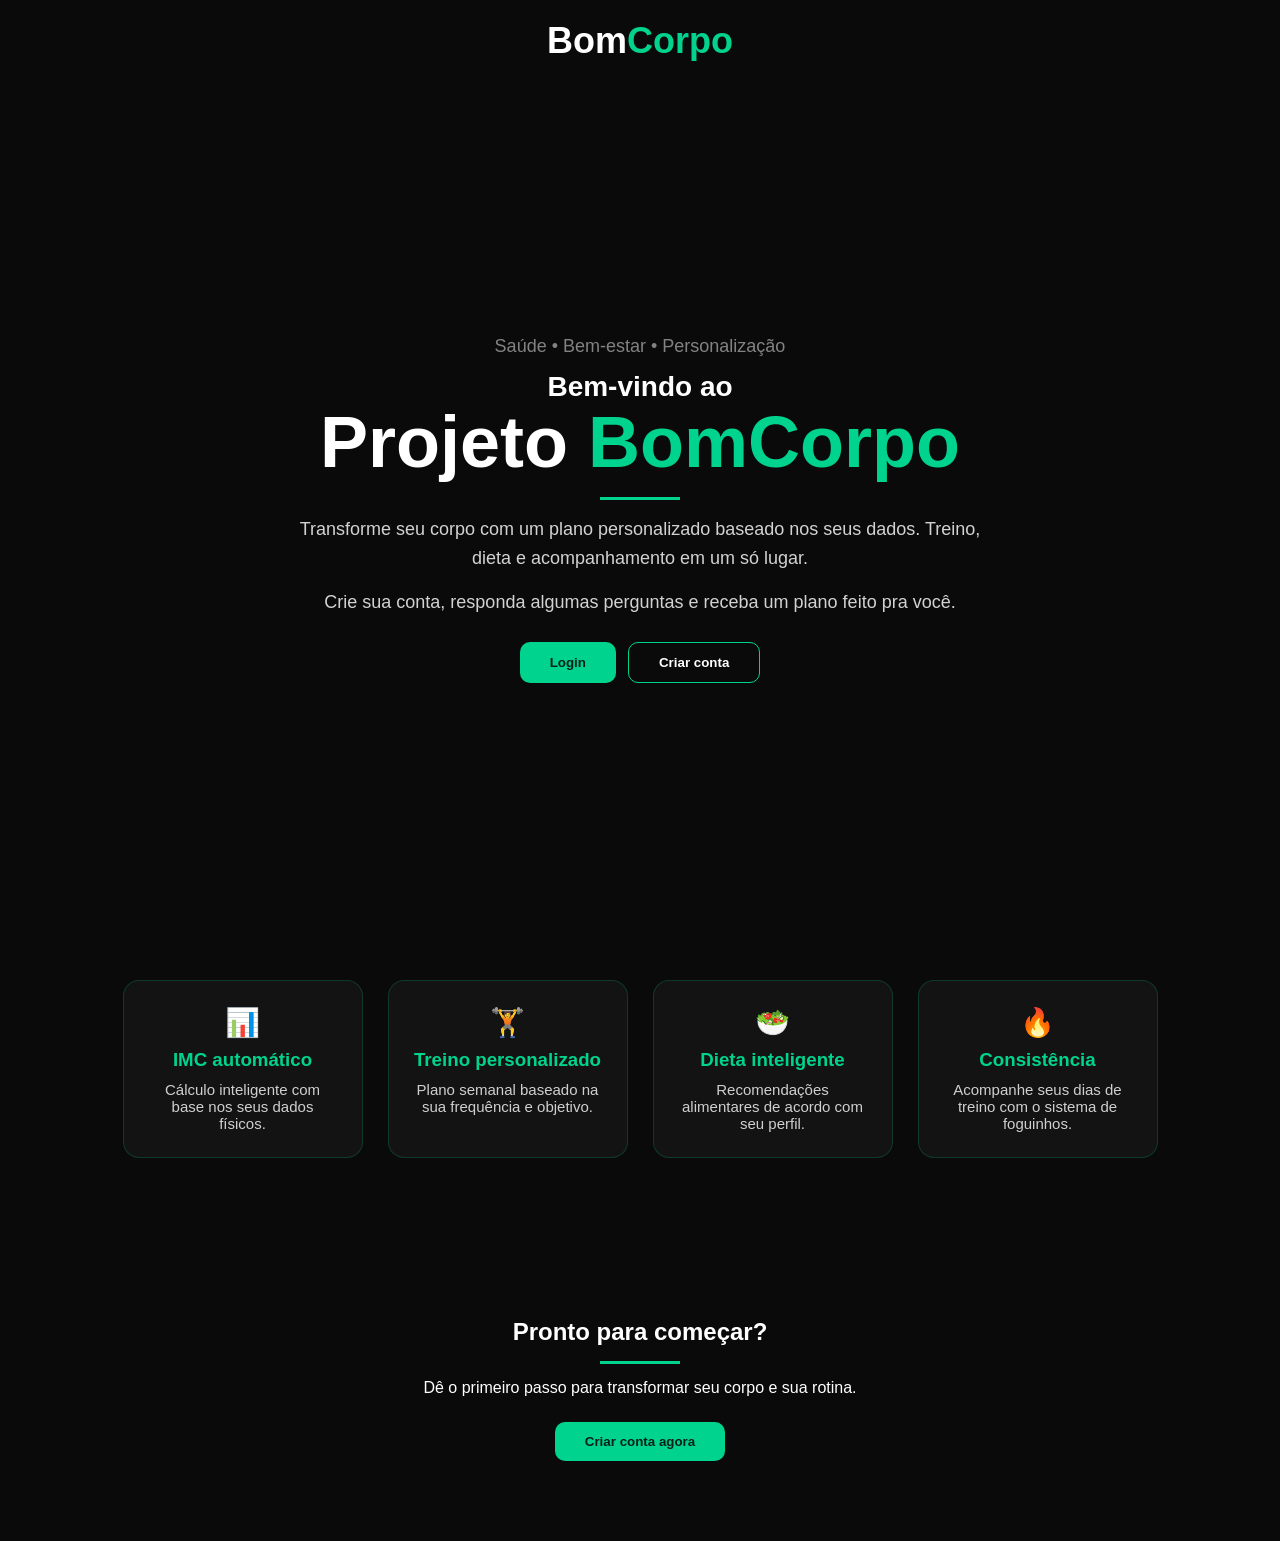
<file: index.html>
<!DOCTYPE html>
<html lang="pt-br">
<head>
  <meta charset="UTF-8">
  <meta name="viewport" content="width=device-width, initial-scale=1.0">
  <title>BomCorpo</title>
  <link rel="stylesheet" href="style.css">
</head>
<body>

<header>
  <nav class="navbar navbar-home">
    <h1 class="logo">
      <a href="index.html">Bom<span>Corpo</span></a>
    </h1>
  </nav>
</header>

<section class="hero hero-central">

  <div class="hero-text central">

    <p class="tag">Saúde • Bem-estar • Personalização</p>

    <h2>Bem-vindo ao</h2>

    <h1>Projeto <span>BomCorpo</span></h1>

    <div class="linha centralizada"></div>

    <p class="desc">
      Transforme seu corpo com um plano personalizado baseado nos seus dados.
      Treino, dieta e acompanhamento em um só lugar.
    </p>

    <p class="sub-info">
      Crie sua conta, responda algumas perguntas e receba um plano feito pra você.
    </p>

    <div class="botoes central-botoes">
      <button class="btn" onclick="window.location.href='login.html'">Login</button>
      <button class="btn secundario" onclick="window.location.href='cadastro.html'">Criar conta</button>
    </div>

  </div>

</section>

<section class="features">

  <div class="features-container">

    <div class="feature-card">
      <div class="icone">📊</div>
      <h3>IMC automático</h3>
      <p>Cálculo inteligente com base nos seus dados físicos.</p>
    </div>

    <div class="feature-card">
      <div class="icone">🏋️</div>
      <h3>Treino personalizado</h3>
      <p>Plano semanal baseado na sua frequência e objetivo.</p>
    </div>

    <div class="feature-card">
      <div class="icone">🥗</div>
      <h3>Dieta inteligente</h3>
      <p>Recomendações alimentares de acordo com seu perfil.</p>
    </div>

    <div class="feature-card">
      <div class="icone">🔥</div>
      <h3>Consistência</h3>
      <p>Acompanhe seus dias de treino com o sistema de foguinhos.</p>
    </div>

  </div>

</section>

<section class="cta-final">

  <h2>Pronto para começar?</h2>
  <div class="linha centralizada"></div>

  <p>
    Dê o primeiro passo para transformar seu corpo e sua rotina.
  </p>

  <div class="botoes central-botoes">
    <button class="btn" onclick="window.location.href='cadastro.html'">Criar conta agora</button>
  </div>

</section>

</body>
</html>
</file>
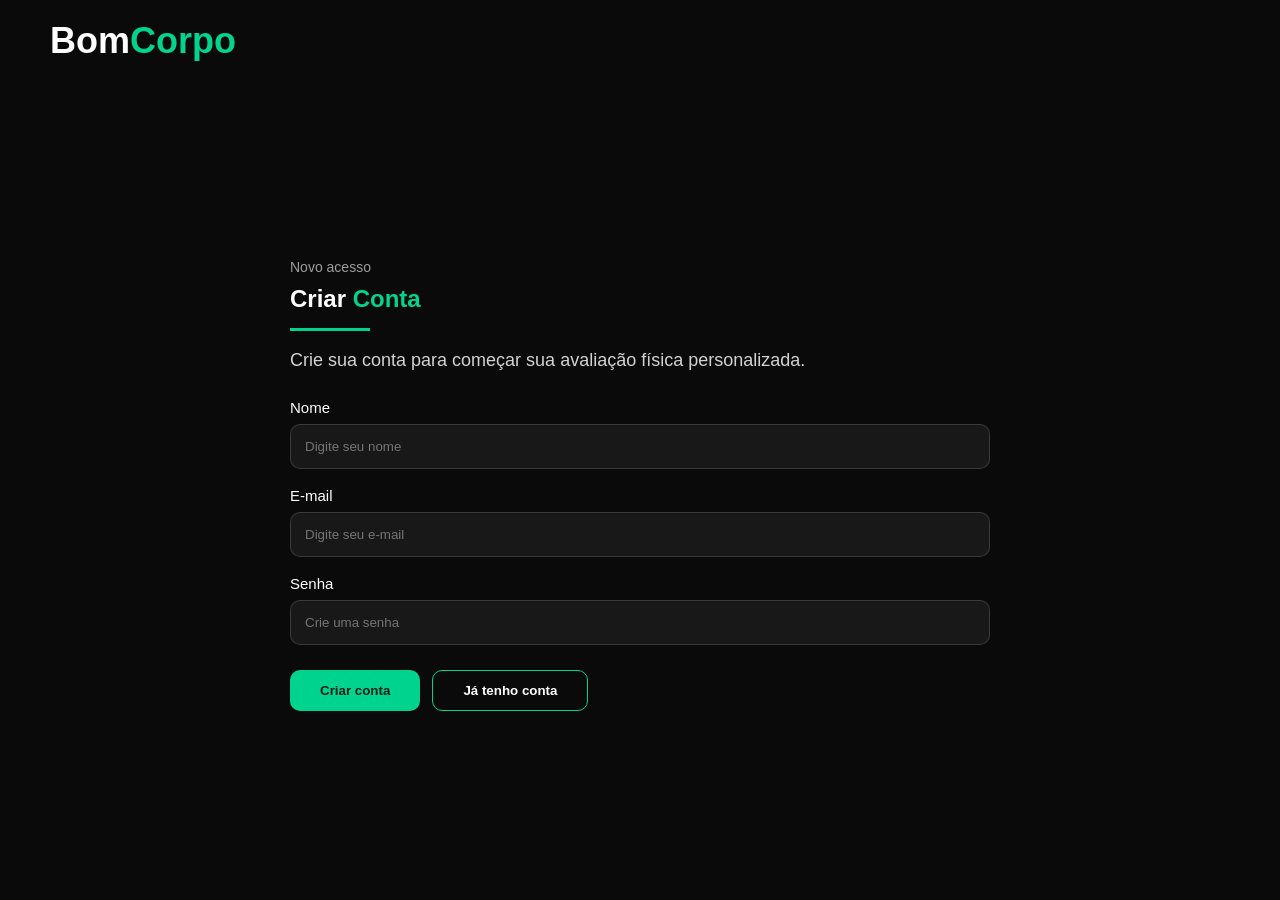
<file: cadastro.html>
<!DOCTYPE html>
<html lang="pt-br">
<head>
  <meta charset="UTF-8">
  <meta name="viewport" content="width=device-width, initial-scale=1.0">
  <title>Criar Conta | BomCorpo</title>
  <link rel="stylesheet" href="style.css">
</head>
<body>

<nav class="navbar">
  <h1 class="logo">
    <a href="index.html">Bom<span>Corpo</span></a>
  </h1>
</nav>

<section class="section auth-container">
  <div class="texto auth-texto">
    <p class="tag">Novo acesso</p>
    <h2>Criar <span class="destaque">Conta</span></h2>
    <div class="linha"></div>

    <p class="desc">
      Crie sua conta para começar sua avaliação física personalizada.
    </p>

    <form class="auth-form" onsubmit="criarConta(event)">
      <div class="input-group">
        <label for="nome">Nome</label>
        <input type="text" id="nome" placeholder="Digite seu nome" required>
      </div>

      <div class="input-group">
        <label for="email">E-mail</label>
        <input type="email" id="email" placeholder="Digite seu e-mail" required>
      </div>

      <div class="input-group">
        <label for="senha">Senha</label>
        <input type="password" id="senha" placeholder="Crie uma senha" required>
      </div>

      <div class="botoes">
        <button type="submit" class="btn">Criar conta</button>
        <button type="button" class="btn secundario" onclick="window.location.href='login.html'">
          Já tenho conta
        </button>
      </div>
    </form>
  </div>
</section>

<script src="script.js"></script>
</body>
</html>
</file>
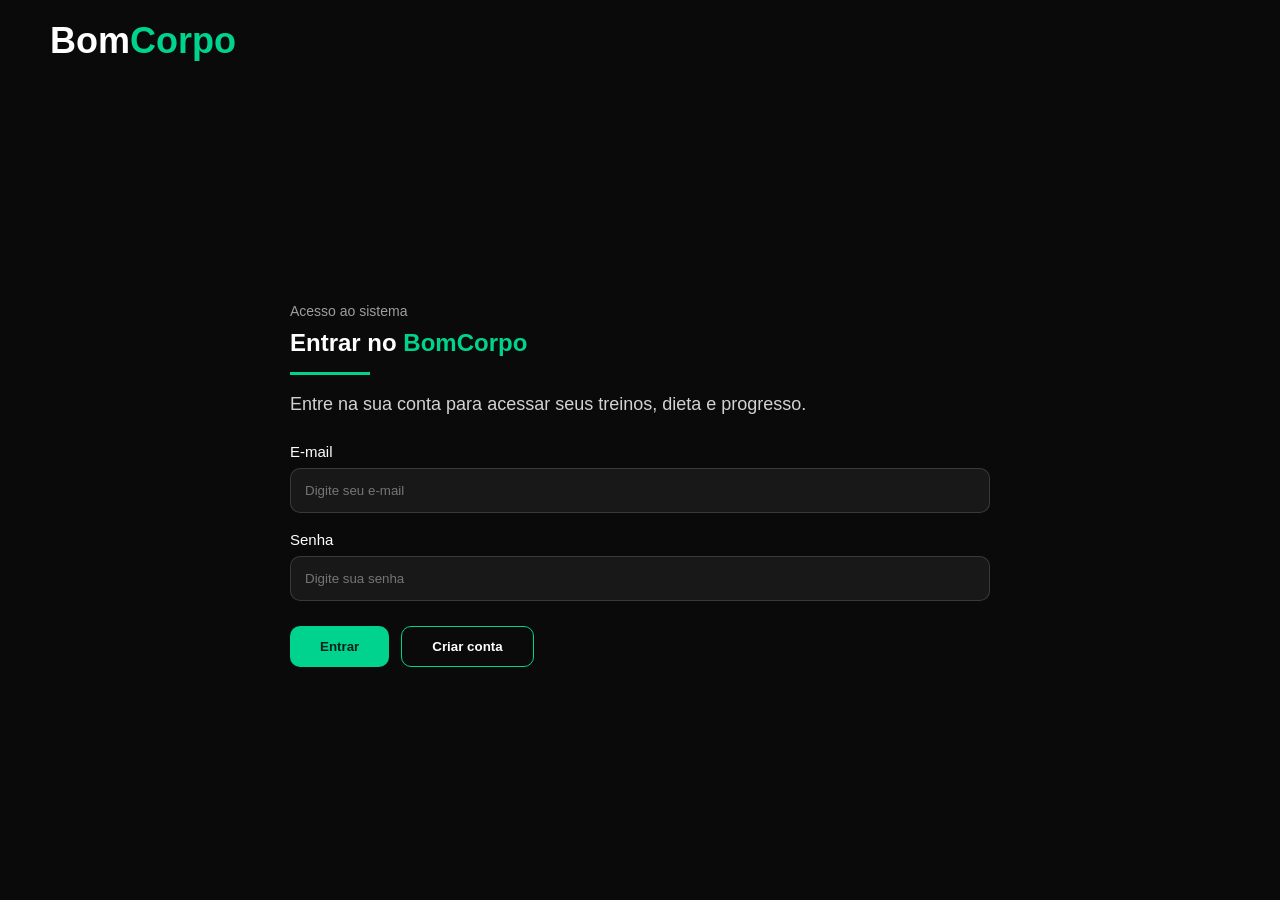
<file: dieta.html>
<!DOCTYPE html>
<html lang="pt-br">
<head>
  <meta charset="UTF-8">
  <meta name="viewport" content="width=device-width, initial-scale=1.0">
  <title>Plano Alimentar | BomCorpo</title>
  <link rel="stylesheet" href="style.css">
</head>
<body onload="protegerPagina(); carregarDietaNova();">

<nav class="navbar">
  <h1 class="logo">
    <a href="inicio.html">Bom<span>Corpo</span></a>
  </h1>
  <ul>
    <li><a href="inicio.html">Início</a></li>
    <li><a href="treinos.html">Treinos</a></li>
    <li><a href="dieta.html">Plano alimentar</a></li>
    <li><a href="progresso.html">Progresso</a></li>
    <li><a href="perfil.html">Perfil</a></li>
  </ul>
</nav>

<section class="dieta-page">

  <div class="dieta-header">
    <p class="tag">Nutrição personalizada</p>
    <h2>Plano <span class="destaque">Alimentar</span></h2>
    <div class="linha"></div>
    <p class="desc-doencas" id="dietaResumo"></p>
  </div>

  <div class="dieta-top-grid">

    <div class="dieta-estrategia-card">
      <p class="tag">Estratégia nutricional</p>
      <h3 id="estrategiaTitulo">Seu plano atual</h3>
      <p id="estrategiaDieta"></p>

      <div class="dieta-destaques">
        <div class="mini-status">
          <span>🔥 Meta calórica</span>
          <strong id="metaCalorica"></strong>
        </div>

        <div class="mini-status">
          <span>🎯 Objetivo</span>
          <strong id="objetivoDieta"></strong>
        </div>
      </div>
    </div>

    <div class="dieta-info-card">
      <p class="tag">Dicas rápidas</p>
      <h3>Recomendações gerais</h3>

      <div class="resumo-cards-grid">
        <div class="resumo-mini-card">
          <span>💧 Hidratação</span>
          <strong id="aguaDieta"></strong>
        </div>

        <div class="resumo-mini-card">
          <span>🥚 Proteína</span>
          <strong id="proteinaDieta"></strong>
        </div>

        <div class="resumo-mini-card">
          <span>⏰ Frequência</span>
          <strong id="frequenciaRefeicoes"></strong>
        </div>

        <div class="resumo-mini-card">
          <span>🍽️ Estilo</span>
          <strong id="estiloDieta"></strong>
        </div>
      </div>
    </div>

  </div>

  <div class="dieta-refeicoes-header">
    <p class="tag">Plano diário</p>
    <h3>Refeições sugeridas</h3>
  </div>

  <div class="dieta-refeicoes-grid">
    <div class="dieta-refeicao-card">
      <h4>☀️ Café da manhã</h4>
      <p id="cafeManha"></p>
    </div>

    <div class="dieta-refeicao-card">
      <h4>🍛 Almoço</h4>
      <p id="almoco"></p>
    </div>

    <div class="dieta-refeicao-card">
      <h4>🍎 Lanche</h4>
      <p id="lanche"></p>
    </div>

    <div class="dieta-refeicao-card">
      <h4>🌙 Jantar</h4>
      <p id="jantar"></p>
    </div>
  </div>

</section>

<script src="script.js"></script>
</body>
</html>
</file>
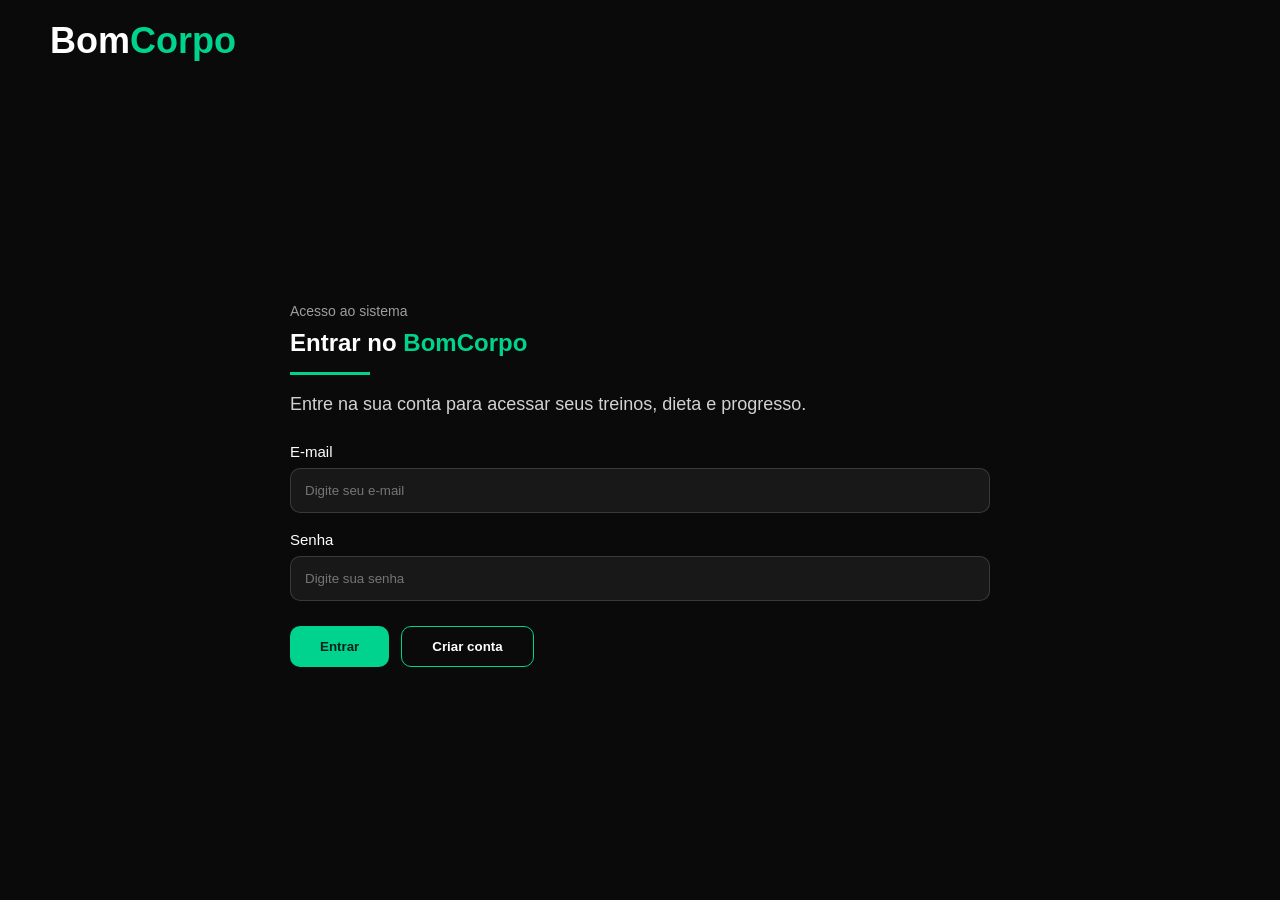
<file: inicio.html>
<!DOCTYPE html>
<html lang="pt-br">
<head>
  <meta charset="UTF-8">
  <meta name="viewport" content="width=device-width, initial-scale=1.0">
  <title>Início | BomCorpo</title>
  <link rel="stylesheet" href="style.css">
</head>
<body onload="protegerPagina(); carregarInicioNovo(); renderizarFoguinhos(); atualizarPainelStreak();">

<nav class="navbar">
  <h1 class="logo">
    <a href="inicio.html">Bom<span>Corpo</span></a>
  </h1>
  <ul>
    <li><a href="inicio.html">Início</a></li>
    <li><a href="treinos.html">Treinos</a></li>
    <li><a href="dieta.html">Plano alimentar</a></li>
    <li><a href="progresso.html">Progresso</a></li>
    <li><a href="perfil.html">Perfil</a></li>
  </ul>
</nav>

<section class="dashboard-home">

  <div class="dashboard-hero">
    <div class="dashboard-hero-text">
      <p class="tag">Painel principal</p>
      <h2>Olá, <span class="destaque" id="nomeUsuarioInicio">Usuário</span></h2>
      <div class="linha"></div>

      <p class="dashboard-sub" id="fraseDashboard">
        Seu plano foi montado com base no seu perfil e no seu objetivo.
      </p>

      <div class="dashboard-badges">
        <div class="dashboard-badge">
          <span>🎯 Objetivo</span>
          <strong id="objetivoInicio"></strong>
        </div>

        <div class="dashboard-badge">
          <span>🏋️ Frequência</span>
          <strong id="frequenciaInicio"></strong>
        </div>

        <div class="dashboard-badge">
          <span>📈 Meta semanal</span>
          <strong id="metaSemanalHero"></strong>
        </div>
      </div>
    </div>
  </div>

  <div class="dashboard-grid-principal">

    <div class="treino-hoje-card">
      <div class="treino-hoje-topo">
        <p class="tag">Seu foco de hoje</p>
        <h3>Treino de hoje</h3>
      </div>

      <div class="treino-hoje-conteudo">
        <h2 id="treinoHojeTitulo">Treino A</h2>
        <p id="treinoHojeTexto">Descrição do treino</p>
      </div>

      <div class="treino-hoje-extra">
        <div class="mini-status">
          <span>🔥 Sequência</span>
          <strong id="sequenciaAtual"></strong>
        </div>

        <div class="mini-status">
          <span>🏆 Recorde</span>
          <strong id="recordeSequencia"></strong>
        </div>
      </div>

      <div class="botoes">
        <button class="btn" onclick="marcarTreinoHoje()">Marcar treino como concluído</button>
      </div>
    </div>

    <div class="resumo-plano-card">
      <p class="tag">Resumo do plano</p>
      <h3>Seus dados principais</h3>

      <div class="resumo-cards-grid">
        <div class="resumo-mini-card">
          <span>⚖️ IMC</span>
          <strong id="imcInicio"></strong>
        </div>

        <div class="resumo-mini-card">
          <span>🔥 Calorias</span>
          <strong id="caloriasInicio"></strong>
        </div>

        <div class="resumo-mini-card">
          <span>📅 Treinos/semana</span>
          <strong id="frequenciaResumo"></strong>
        </div>

        <div class="resumo-mini-card">
          <span>🎯 Objetivo</span>
          <strong id="objetivoResumo"></strong>
        </div>
      </div>
    </div>

  </div>

  <div class="consistencia-card">
    <div class="consistencia-topo">
      <div>
        <p class="tag">Consistência semanal</p>
        <h3>Seu progresso da semana</h3>
      </div>

      <div class="consistencia-meta">
        <span id="metaSemanalTexto"></span>
      </div>
    </div>

    <div class="barra-progresso-area">
      <div class="barra-progresso-fundo">
        <div class="barra-progresso-preenchida" id="barraProgresso"></div>
      </div>
      <p class="barra-label" id="percentualSemanal"></p>
    </div>

    <div class="fogo-grid" id="fogoGrid"></div>

    <div class="mensagem-streak-card">
      <h4>Resumo da semana</h4>
      <p id="mensagemStreak"></p>
    </div>
  </div>

</section>

<script src="script.js"></script>
</body>
</html>
<body onload="protegerPagina(); carregarInicioNovo(); renderizarFoguinhos(); atualizarPainelStreak();"></body>
</file>
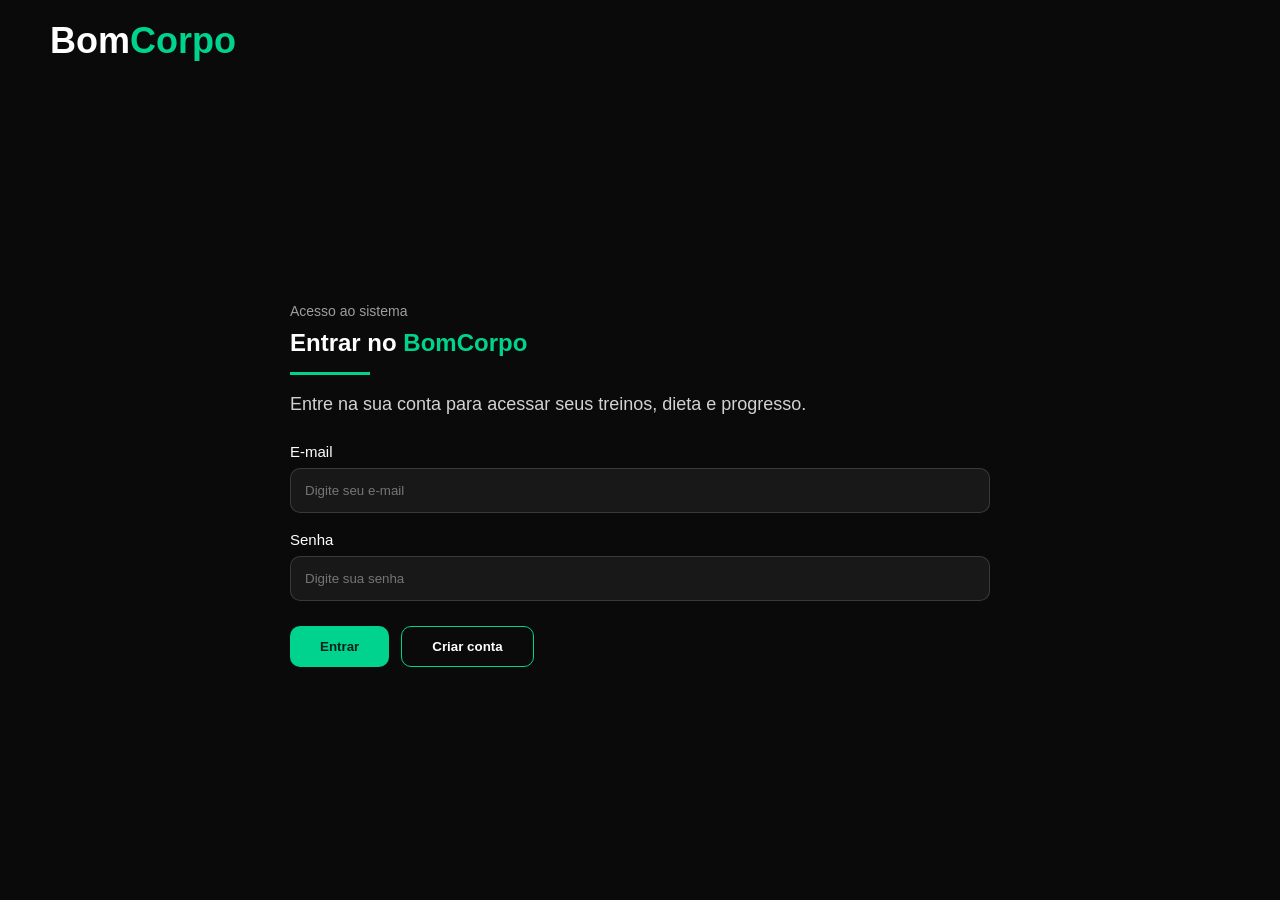
<file: login.html>
<!DOCTYPE html>
<html lang="pt-br">
<head>
  <meta charset="UTF-8">
  <meta name="viewport" content="width=device-width, initial-scale=1.0">
  <title>Login | BomCorpo</title>
  <link rel="stylesheet" href="style.css">
</head>
<body>

<nav class="navbar">
  <h1 class="logo">
    <a href="index.html">Bom<span>Corpo</span></a>
  </h1>
</nav>

<section class="section auth-container">
  <div class="texto auth-texto">
    <p class="tag">Acesso ao sistema</p>
    <h2>Entrar no <span class="destaque">BomCorpo</span></h2>
    <div class="linha"></div>

    <p class="desc">
      Entre na sua conta para acessar seus treinos, dieta e progresso.
    </p>

    <form class="auth-form" onsubmit="fazerLogin(event)">
      <div class="input-group">
        <label for="email">E-mail</label>
        <input type="email" id="email" placeholder="Digite seu e-mail" required>
      </div>

      <div class="input-group">
        <label for="senha">Senha</label>
        <input type="password" id="senha" placeholder="Digite sua senha" required>
      </div>

      <div class="botoes">
        <button type="submit" class="btn">Entrar</button>
        <button type="button" class="btn secundario" onclick="window.location.href='cadastro.html'">Criar conta</button>
      </div>
    </form>
  </div>
</section>

<script src="script.js"></script>
</body>
</html>
</file>
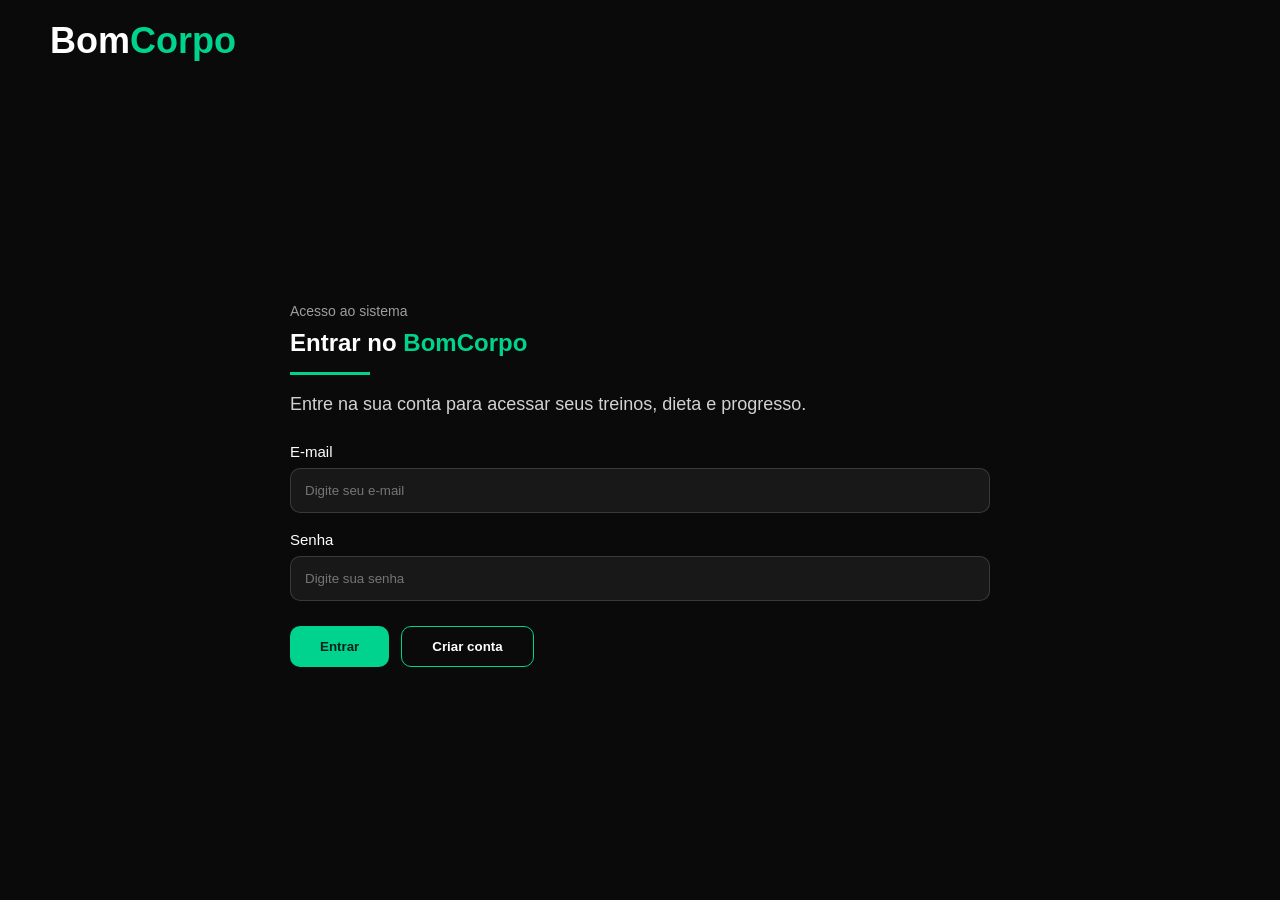
<file: objetivo.html>
<!DOCTYPE html>
<html lang="pt-br">
<head>
  <meta charset="UTF-8">
  <meta name="viewport" content="width=device-width, initial-scale=1.0">
  <title>Objetivo | BomCorpo</title>
  <link rel="stylesheet" href="style.css">
</head>
<body onload="protegerPagina()">

<nav class="navbar">
  <h1 class="logo">Bom<span>Corpo</span></h1>
  <ul>
    <li><a href="index.html">Início</a></li>
    <li><a href="login.html">Login</a></li>
    <li><a href="objetivo.html">Objetivo</a></li>
    <li><a href="questionario.html">Questionário</a></li>
    <li><a href="resultado.html">Resultado</a></li>
  </ul>
</nav>

<section class="section escolha-container">
  <div class="texto centralizado">
    <p class="tag">Etapa 1 • Meta principal</p>
    <h2>Escolha seu <span class="destaque">Objetivo</span></h2>
    <div class="linha centralizada"></div>
    <p class="desc-doencas">
      Selecione a meta que melhor representa o seu foco atual.
    </p>

    <div class="cards-doencas">
      <div class="card-coracao card-doenca objetivo-card" onclick="selecionarObjetivo('Emagrecer')">
        <h3>Emagrecer</h3>
        <p>Reduzir gordura corporal com foco em saúde, déficit calórico e rotina ativa.</p>
      </div>

      <div class="card-coracao card-doenca objetivo-card" onclick="selecionarObjetivo('Ganhar massa')">
        <h3>Ganhar massa</h3>
        <p>Aumentar massa muscular com treino de força e alimentação adequada.</p>
      </div>

      <div class="card-coracao card-doenca objetivo-card" onclick="selecionarObjetivo('Manter peso')">
        <h3>Manter peso</h3>
        <p>Preservar o equilíbrio corporal com hábitos saudáveis e rotina estável.</p>
      </div>
    </div>
  </div>
</section>

<script src="script.js"></script>
</body>
</html>
</file>
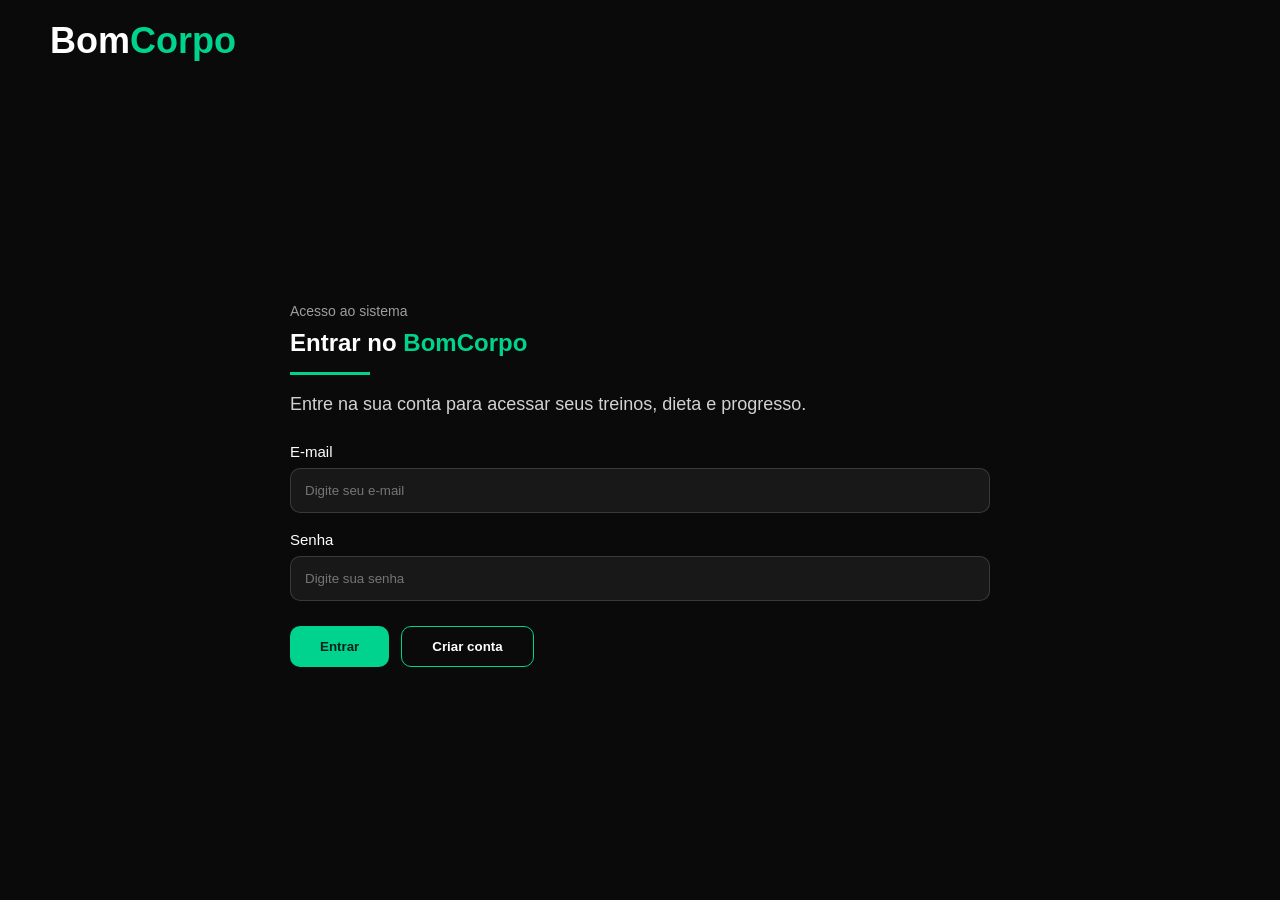
<file: onboarding.html>
<!DOCTYPE html>
<html lang="pt-br">
<head>
  <meta charset="UTF-8">
  <meta name="viewport" content="width=device-width, initial-scale=1.0">
  <title>Configuração Inicial | BomCorpo</title>
  <link rel="stylesheet" href="style.css">
</head>
<body onload="protegerPagina()">

<nav class="navbar">
  <h1 class="logo">
    <a href="inicio.html">Bom<span>Corpo</span></a>
  </h1>
</nav>

<section class="section auth-container">
  <div class="texto auth-texto">
    <p class="tag">Configuração inicial</p>
    <h2>Monte seu <span class="destaque">Perfil</span></h2>
    <div class="linha"></div>

    <p class="desc">
      Informe seus dados para que o sistema gere treino, dieta e acompanhamento personalizados.
    </p>

    <form class="auth-form" onsubmit="salvarOnboarding(event)">
      <div class="input-group">
        <label for="objetivo">Objetivo</label>
        <select id="objetivo" required>
          <option value="">Selecione</option>
          <option value="Emagrecer">Emagrecer</option>
          <option value="Ganhar massa">Ganhar massa</option>
          <option value="Manter peso">Manter peso</option>
        </select>
      </div>

      <div class="input-group">
        <label for="idade">Idade</label>
        <input type="number" id="idade" placeholder="Digite sua idade" required>
      </div>

      <div class="input-group">
        <label for="sexo">Sexo</label>
        <select id="sexo" required>
          <option value="">Selecione</option>
          <option value="Masculino">Masculino</option>
          <option value="Feminino">Feminino</option>
        </select>
      </div>

      <div class="input-group">
        <label for="altura">Altura (cm)</label>
        <input type="number" id="altura" placeholder="Ex: 175" required>
      </div>

      <div class="input-group">
        <label for="peso">Peso (kg)</label>
        <input type="number" id="peso" step="0.1" placeholder="Ex: 70.5" required>
      </div>

      <div class="input-group">
        <label for="atividade">Nível de atividade física</label>
        <select id="atividade" required>
          <option value="">Selecione</option>
          <option value="1.2">Sedentário</option>
          <option value="1.375">Leve</option>
          <option value="1.55">Moderado</option>
          <option value="1.725">Intenso</option>
        </select>
      </div>

      <div class="input-group">
        <label for="treinosSemana">Quantas vezes quer treinar por semana?</label>
        <select id="treinosSemana" required>
          <option value="">Selecione</option>
          <option value="2">2 vezes</option>
          <option value="3">3 vezes</option>
          <option value="4">4 vezes</option>
          <option value="5">5 vezes</option>
          <option value="6">6 vezes</option>
        </select>
      </div>

      <div class="botoes">
        <button type="submit" class="btn">Salvar e continuar</button>
      </div>
    </form>
  </div>
</section>

<script src="script.js"></script>
</body>
</html>
</file>
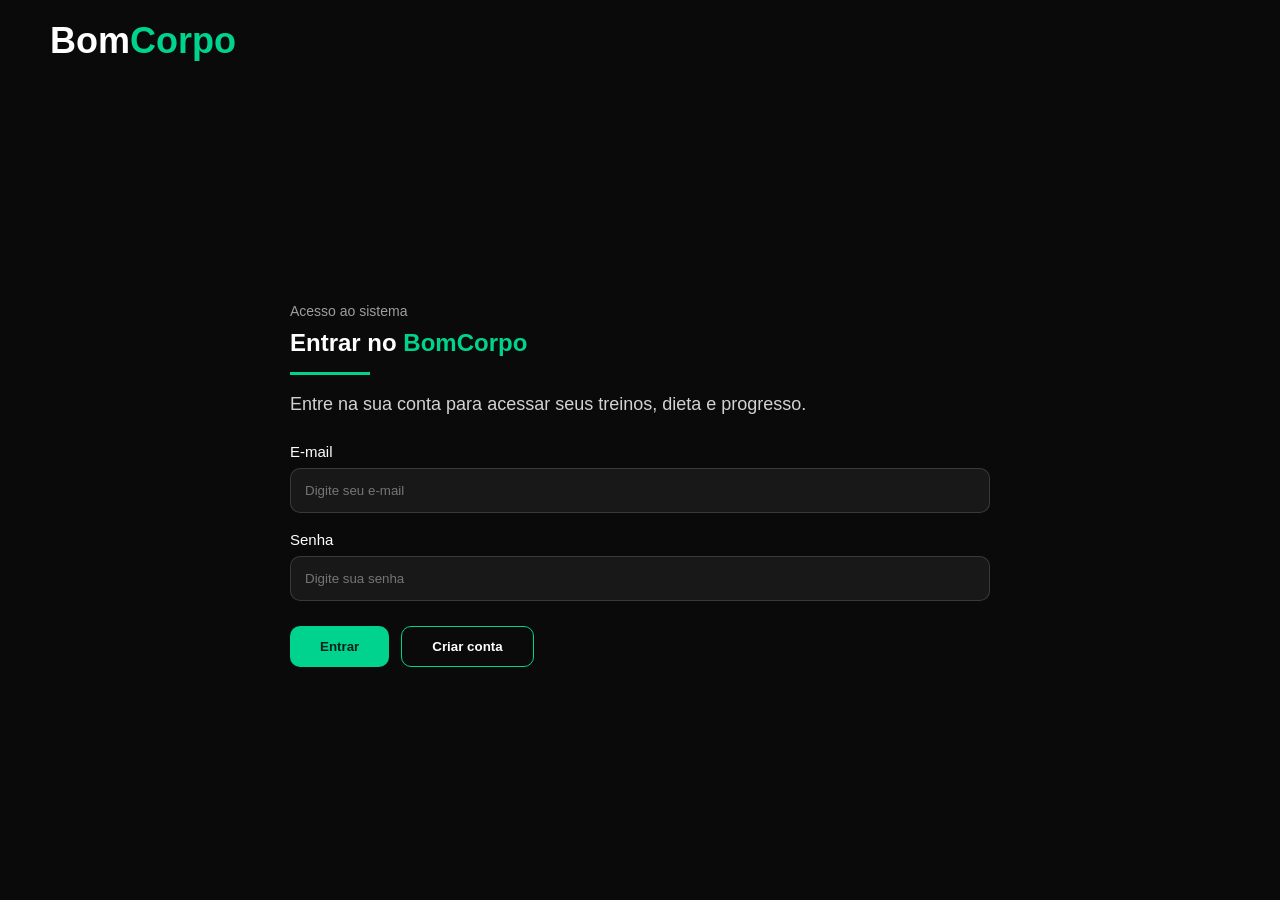
<file: perfil.html>
<!DOCTYPE html>
<html lang="pt-br">
<head>
  <meta charset="UTF-8">
  <meta name="viewport" content="width=device-width, initial-scale=1.0">
  <title>Perfil | BomCorpo</title>
  <link rel="stylesheet" href="style.css">
</head>
<body onload="protegerPagina(); carregarPerfilNovo();">

<nav class="navbar">
  <h1 class="logo">
    <a href="inicio.html">Bom<span>Corpo</span></a>
  </h1>
  <ul>
    <li><a href="inicio.html">Início</a></li>
    <li><a href="treinos.html">Treinos</a></li>
    <li><a href="dieta.html">Plano alimentar</a></li>
    <li><a href="progresso.html">Progresso</a></li>
    <li><a href="perfil.html">Perfil</a></li>
  </ul>
</nav>

<section class="perfil-page">

  <div class="perfil-header">
    <div class="perfil-avatar" id="perfilAvatar">U</div>

    <div class="perfil-header-info">
      <p class="tag">Conta do usuário</p>
      <h2>Meu <span class="destaque">Perfil</span></h2>
      <div class="linha"></div>

      <h3 id="perfilNomeTopo">Usuário</h3>
      <p class="perfil-frase" id="perfilFrase">
        Seu perfil de saúde e treino personalizado.
      </p>
    </div>
  </div>

  <div class="perfil-layout">

    <div class="perfil-card perfil-card-grande">
      <h3>Informações pessoais</h3>

      <div class="perfil-info-lista">
        <div class="perfil-info-item">
          <span class="perfil-label">👤 Nome</span>
          <p id="perfilNome"></p>
        </div>

        <div class="perfil-info-item">
          <span class="perfil-label">📧 E-mail</span>
          <p id="perfilEmail"></p>
        </div>

        <div class="perfil-info-item">
          <span class="perfil-label">🎂 Data de nascimento</span>
          <p id="perfilNascimento"></p>
        </div>

        <div class="perfil-info-item">
          <span class="perfil-label">🕒 Idade</span>
          <p id="perfilIdade"></p>
        </div>
      </div>
    </div>

    <div class="perfil-mini-cards">
      <div class="perfil-card perfil-mini-card">
        <h3>🎯 Objetivo</h3>
        <p id="perfilObjetivo"></p>
      </div>

      <div class="perfil-card perfil-mini-card">
        <h3>📏 Corpo</h3>
        <p id="perfilCorpo"></p>
      </div>

      <div class="perfil-card perfil-mini-card">
        <h3>🏋️ Treinos por semana</h3>
        <p id="perfilTreinos"></p>
      </div>

      <div class="perfil-card perfil-mini-card">
        <h3>⚡ Nível de atividade</h3>
        <p id="perfilAtividade"></p>
      </div>
    </div>

  </div>

  <div class="perfil-acoes">
    <button class="btn" onclick="window.location.href='onboarding.html'">Refazer avaliação</button>
    <button class="btn secundario" onclick="logout()">Sair da conta</button>
  </div>

</section>

<script src="script.js"></script>
</body>
</html>
</file>
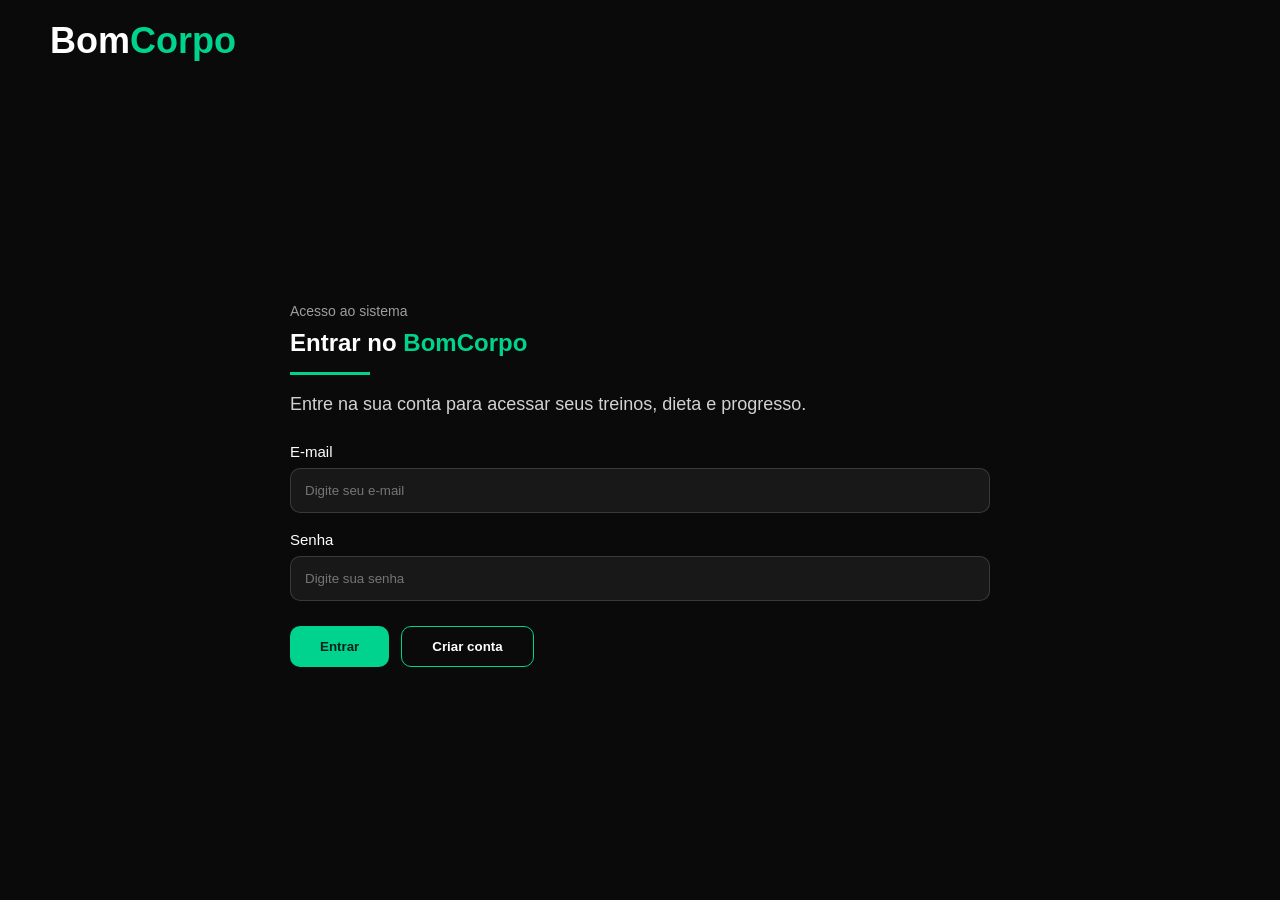
<file: progresso.html>
<!DOCTYPE html>
<html lang="pt-br">
<head>
  <meta charset="UTF-8">
  <meta name="viewport" content="width=device-width, initial-scale=1.0">
  <title>Progresso | BomCorpo</title>
  <link rel="stylesheet" href="style.css">
</head>
<body onload="protegerPagina(); carregarProgressoNovo(); renderizarFoguinhos(); atualizarPainelStreak();">

<nav class="navbar">
  <h1 class="logo">
    <a href="inicio.html">Bom<span>Corpo</span></a>
  </h1>
  <ul>
    <li><a href="inicio.html">Início</a></li>
    <li><a href="treinos.html">Treinos</a></li>
    <li><a href="dieta.html">Plano alimentar</a></li>
    <li><a href="progresso.html">Progresso</a></li>
    <li><a href="perfil.html">Perfil</a></li>
  </ul>
</nav>

<section class="progresso-page">

  <div class="progresso-header">
    <p class="tag">Acompanhamento</p>
    <h2>Seu <span class="destaque">Progresso</span></h2>
    <div class="linha"></div>
    <p class="desc-doencas" id="progressoResumo">
      Acompanhe sua evolução, sua consistência semanal e seu desempenho no plano.
    </p>
  </div>

  <div class="progresso-top-grid">

    <div class="progresso-resumo-card">
      <p class="tag">Visão geral</p>
      <h3>Seu desempenho atual</h3>

      <div class="resumo-cards-grid">
        <div class="resumo-mini-card">
          <span>⚖️ IMC atual</span>
          <strong id="progressoImc"></strong>
        </div>

        <div class="resumo-mini-card">
          <span>📋 Classificação</span>
          <strong id="progressoClassificacao"></strong>
        </div>

        <div class="resumo-mini-card">
          <span>🏋️ Treinos feitos</span>
          <strong id="treinosFeitosTexto"></strong>
        </div>

        <div class="resumo-mini-card">
          <span>📅 Frequência semanal</span>
          <strong id="progressoFrequencia"></strong>
        </div>
      </div>
    </div>

    <div class="progresso-meta-card">
      <p class="tag">Meta da semana</p>
      <h3>Seu avanço semanal</h3>

      <div class="progresso-meta-info">
        <div class="mini-status">
          <span>🔥 Sequência atual</span>
          <strong id="sequenciaAtual"></strong>
        </div>

        <div class="mini-status">
          <span>🏆 Recorde</span>
          <strong id="recordeSequencia"></strong>
        </div>
      </div>

      <div class="barra-progresso-area">
        <div class="barra-progresso-fundo">
          <div class="barra-progresso-preenchida" id="barraProgresso"></div>
        </div>
        <p class="barra-label" id="percentualSemanal"></p>
      </div>

      <div class="consistencia-meta">
        <span id="metaSemanalTexto"></span>
      </div>
    </div>

  </div>

  <div class="progresso-consistencia-card">
    <div class="consistencia-topo">
      <div>
        <p class="tag">Consistência semanal</p>
        <h3>Foguinho da semana</h3>
      </div>
    </div>

    <div class="fogo-grid" id="fogoGrid"></div>

    <div class="mensagem-streak-card">
      <h4>Resumo da semana</h4>
      <p id="mensagemStreak"></p>
    </div>
  </div>

</section>

<script src="script.js"></script>
</body>
</html>
</file>
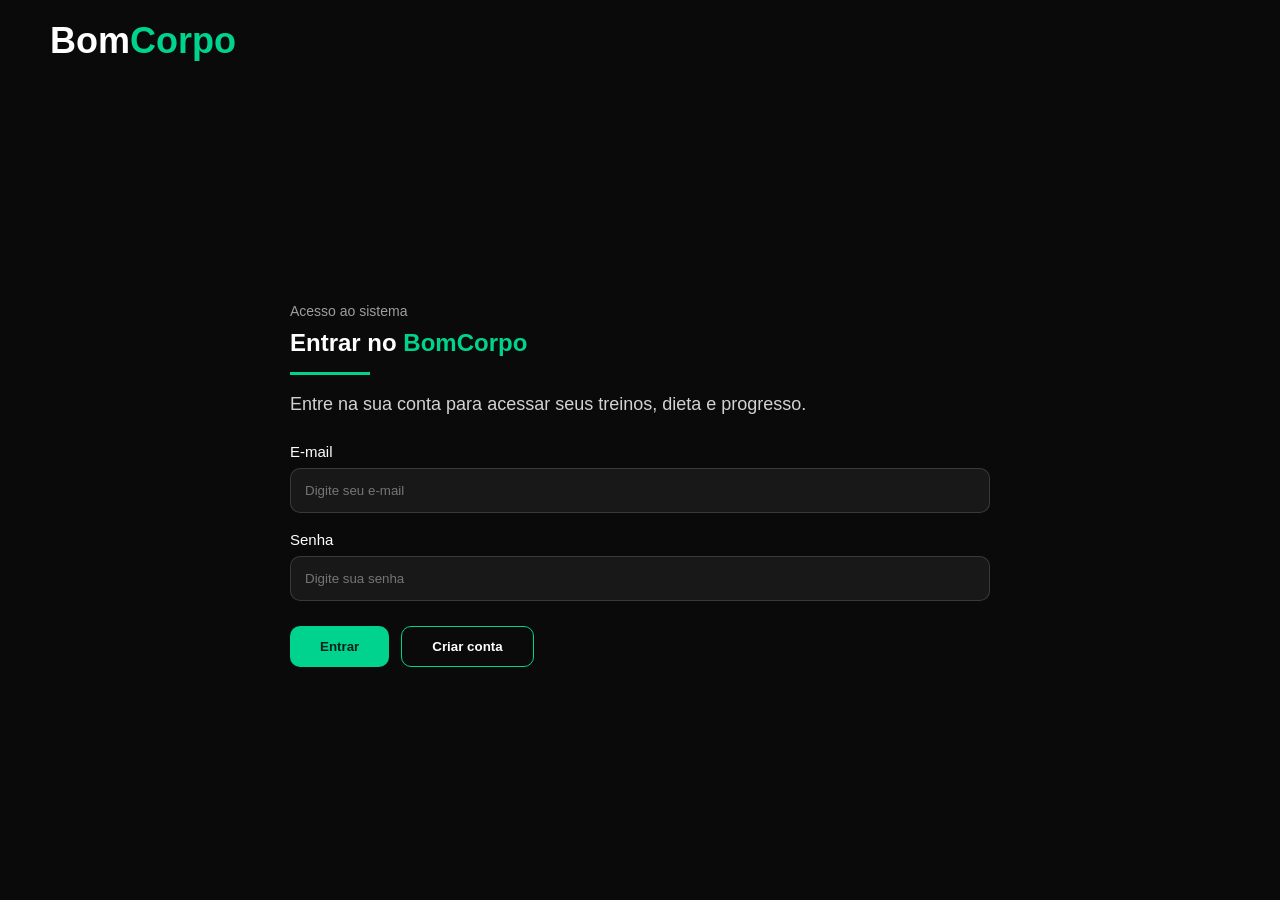
<file: questionario.html>
<!DOCTYPE html>
<html lang="pt-br">
<head>
  <meta charset="UTF-8">
  <meta name="viewport" content="width=device-width, initial-scale=1.0">
  <title>Questionário | BomCorpo</title>
  <link rel="stylesheet" href="style.css">
</head>
<body onload="protegerPagina()">

<nav class="navbar">
  <h1 class="logo">
  <a href="index.html">Bom<span>Corpo</span></a>
</h1>
  <ul>
    <li><a href="index.html">Início</a></li>
    <li><a href="login.html">Login</a></li>
    <li><a href="objetivo.html">Objetivo</a></li>
    <li><a href="questionario.html">Questionário</a></li>
    <li><a href="resultado.html">Resultado</a></li>
  </ul>
</nav>

<section class="section auth-container">
  <div class="texto auth-texto">
    <p class="tag">Etapa 2 • Questionário</p>
    <h2>Preencha seus <span class="destaque">Dados</span></h2>
    <div class="linha"></div>

    <form class="auth-form" onsubmit="salvarQuestionario(event)">
      <div class="input-group">
        <label for="nome">Nome</label>
        <input type="text" id="nome" required>
      </div>

      <div class="input-group">
        <label for="idade">Idade</label>
        <input type="number" id="idade" required>
      </div>

      <div class="input-group">
        <label for="sexo">Sexo</label>
        <select id="sexo" required>
          <option value="">Selecione</option>
          <option value="Masculino">Masculino</option>
          <option value="Feminino">Feminino</option>
        </select>
      </div>

      <div class="input-group">
        <label for="altura">Altura (cm)</label>
        <input type="number" id="altura" required>
      </div>

      <div class="input-group">
        <label for="peso">Peso (kg)</label>
        <input type="number" id="peso" step="0.1" required>
      </div>

      <div class="input-group">
        <label for="atividade">Nível de atividade física</label>
        <select id="atividade" required>
          <option value="">Selecione</option>
          <option value="1.2">Sedentário</option>
          <option value="1.375">Leve</option>
          <option value="1.55">Moderado</option>
          <option value="1.725">Intenso</option>
        </select>
      </div>

      <div class="botoes">
        <button type="submit" class="btn">Gerar Resultado</button>
      </div>
    </form>
  </div>
</section>

<script src="script.js"></script>
</body>
</html>
</file>
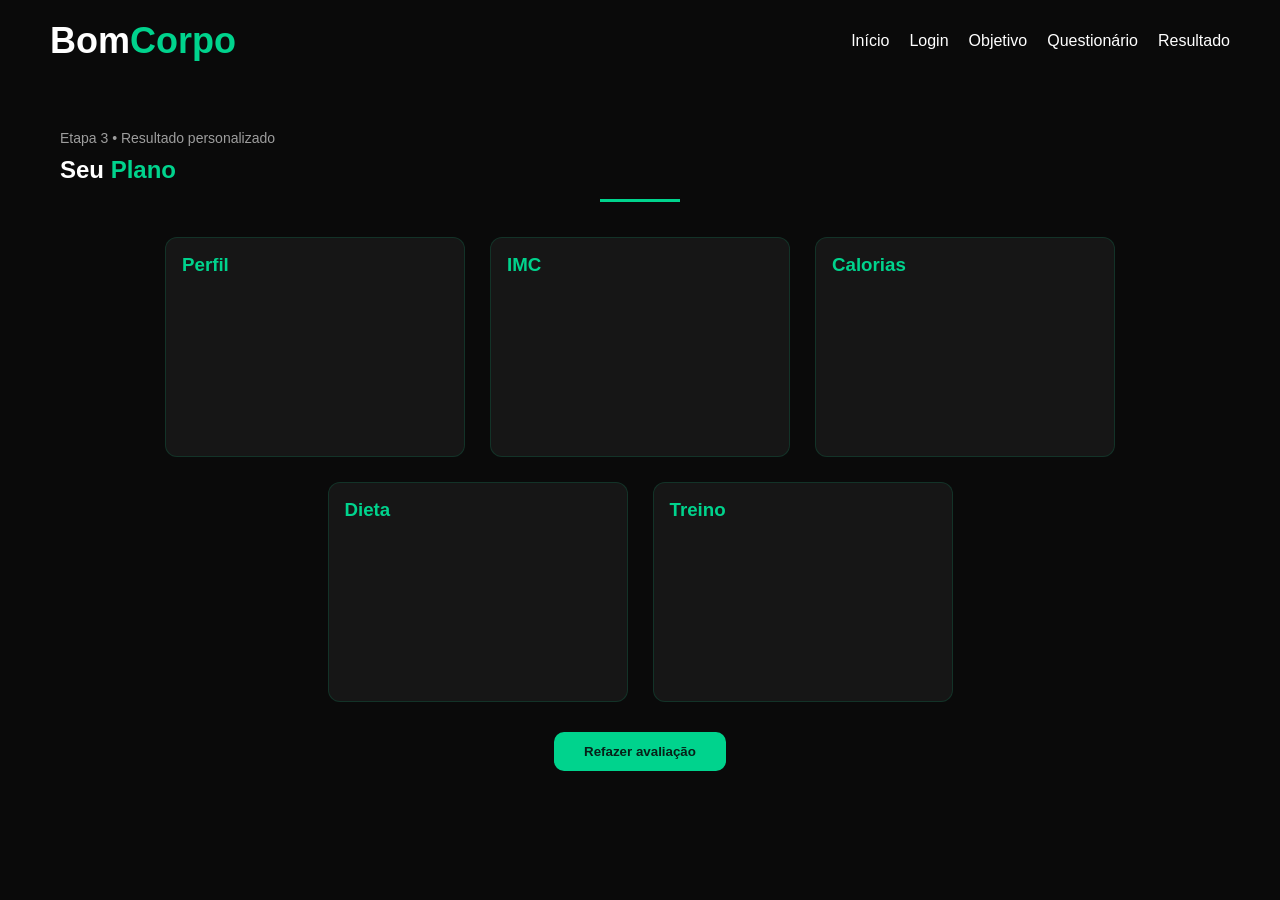
<file: resultado.html>
<!DOCTYPE html>
<html lang="pt-br">
<head>
  <meta charset="UTF-8">
  <meta name="viewport" content="width=device-width, initial-scale=1.0">
  <title>Resultado | BomCorpo</title>
  <link rel="stylesheet" href="style.css">
</head>
<body onload="mostrarResultado()">

<nav class="navbar">
  <h1 class="logo">
  <a href="index.html">Bom<span>Corpo</span></a>
</h1>
  <ul>
    <li><a href="index.html">Início</a></li>
    <li><a href="login.html">Login</a></li>
    <li><a href="objetivo.html">Objetivo</a></li>
    <li><a href="questionario.html">Questionário</a></li>
    <li><a href="resultado.html">Resultado</a></li>
  </ul>
</nav>

<section class="doencas-container">
  <p class="tag">Etapa 3 • Resultado personalizado</p>
  <h2>Seu <span class="destaque">Plano</span></h2>
  <div class="linha centralizada"></div>

  <div class="cards-doencas">
    <div class="card-coracao card-doenca">
      <h3>Perfil</h3>
      <p id="perfilResultado"></p>
    </div>

    <div class="card-coracao card-doenca">
      <h3>IMC</h3>
      <p id="imcResultado"></p>
    </div>

    <div class="card-coracao card-doenca">
      <h3>Calorias</h3>
      <p id="caloriasResultado"></p>
    </div>

    <div class="card-coracao card-doenca">
      <h3>Dieta</h3>
      <p id="dietaResultado"></p>
    </div>

    <div class="card-coracao card-doenca">
      <h3>Treino</h3>
      <p id="treinoResultado"></p>
    </div>
  </div>

  <div class="botoes" style="justify-content:center; margin-top: 30px;">
    <button class="btn" onclick="window.location.href='questionario.html'">Refazer avaliação</button>
  </div>
</section>

<script src="script.js"></script>
</body>
</html>
</file>
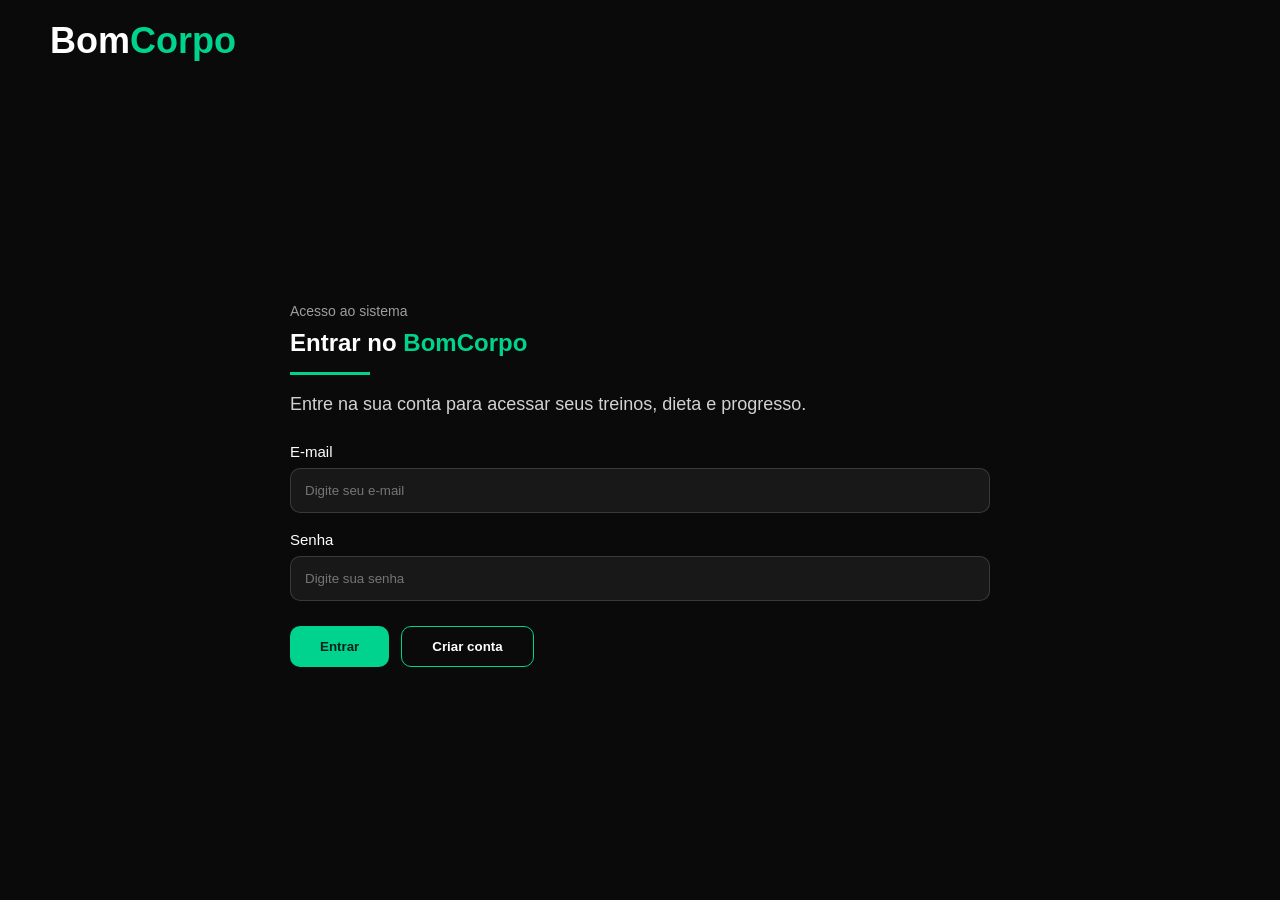
<file: treinos.html>
<!DOCTYPE html>
<html lang="pt-br">
<head>
  <meta charset="UTF-8">
  <meta name="viewport" content="width=device-width, initial-scale=1.0">
  <title>Treinos | BomCorpo</title>
  <link rel="stylesheet" href="style.css">
</head>
<body onload="protegerPagina(); carregarTreinosNovo();">

<nav class="navbar">
  <h1 class="logo">
    <a href="inicio.html">Bom<span>Corpo</span></a>
  </h1>
  <ul>
    <li><a href="inicio.html">Início</a></li>
    <li><a href="treinos.html">Treinos</a></li>
    <li><a href="dieta.html">Plano alimentar</a></li>
    <li><a href="progresso.html">Progresso</a></li>
    <li><a href="perfil.html">Perfil</a></li>
  </ul>
</nav>

<section class="treinos-page">

  <div class="treinos-header">
    <p class="tag">Plano semanal</p>
    <h2>Seus <span class="destaque">Treinos</span></h2>
    <div class="linha"></div>
    <p class="desc-doencas" id="treinosResumo"></p>
  </div>

  <div class="treinos-top-grid">

    <div class="treinos-resumo-card">
      <p class="tag">Resumo do plano</p>
      <h3>Seu planejamento atual</h3>

      <div class="treinos-resumo-grid">
        <div class="resumo-mini-card">
          <span>🎯 Objetivo</span>
          <strong id="treinoObjetivo"></strong>
        </div>

        <div class="resumo-mini-card">
          <span>📅 Frequência</span>
          <strong id="treinoFrequencia"></strong>
        </div>

        <div class="resumo-mini-card">
          <span>🏋️ Divisão</span>
          <strong id="treinoDivisao"></strong>
        </div>

        <div class="resumo-mini-card">
          <span>🔥 Foco</span>
          <strong id="treinoFoco"></strong>
        </div>
      </div>
    </div>

    <div class="treino-destaque-card">
      <p class="tag">Treino recomendado de hoje</p>
      <h3 id="treinoHojeNome">Treino A</h3>
      <p id="treinoHojeDesc">Descrição do treino do dia.</p>

      <div class="treino-destaque-info">
        <div class="mini-status">
          <span>Dia atual</span>
          <strong id="treinoHojeDia"></strong>
        </div>

        <div class="mini-status">
          <span>Status</span>
          <strong>Pronto para executar</strong>
        </div>
      </div>
    </div>

  </div>

  <div class="treinos-semana-header">
    <p class="tag">Plano completo</p>
    <h3>Treinos da semana</h3>
  </div>

  <div class="treinos-semana-grid" id="treinosLista"></div>

</section>

<script src="script.js"></script>
</body>
</html>
</file>
<file: style.css>
* {
  margin: 0;
  padding: 0;
  box-sizing: border-box;
  font-family: Arial, sans-serif;
}

html, body {
  background: #0a0a0a;
  color: white;
  overflow-x: hidden;
  max-width: 100%;
}

body * {
  max-width: 100%;
}

img, video {
  max-width: 100%;
  height: auto;
  display: block;
}

body {
  min-height: 100vh;
}

.navbar {
  display: flex;
  justify-content: space-between;
  align-items: center;
  padding: 20px 50px;
  position: fixed;
  width: 100%;
  background: #0a0a0a;
  z-index: 1000;
}

.navbar-home {
  justify-content: center;
}

.logo {
  font-size: 36px;
  font-weight: bold;
}

.logo a {
  color: white;
  text-decoration: none;
}

.logo a span {
  color: #00d38d;
}

.navbar ul {
  display: flex;
  list-style: none;
  gap: 20px;
}

.navbar a {
  color: white;
  text-decoration: none;
  transition: all 0.3s ease;
  display: inline-block;
  white-space: nowrap;
}

.navbar a:hover {
  color: #00d38d;
  transform: translateY(-3px);
}

.hero {
  display: flex;
  justify-content: space-between;
  align-items: center;
  min-height: 100vh;
  padding: 100px 60px 0;
  gap: 40px;
}

.hero-text {
  max-width: 700px;
  animation: fadeUp 1s ease;
}

.tag {
  font-size: 14px;
  opacity: 0.6;
  margin-bottom: 10px;
}

.hero-text h2 {
  font-size: 28px;
}

.hero-text h1 {
  font-size: 72px;
  line-height: 1.1;
}

.hero-text span,
.destaque {
  color: #00d38d;
}

.linha {
  width: 80px;
  height: 3px;
  background: #00d38d;
  margin: 15px 0;
}

.centralizada {
  margin-left: auto;
  margin-right: auto;
}

.hero-text p,
.desc,
.sub-info,
.desc-doencas,
.form-text {
  margin-top: 15px;
  font-size: 18px;
  color: rgba(255,255,255,0.82);
  line-height: 1.6;
}

.botoes {
  display: flex;
  gap: 12px;
  margin-top: 25px;
  flex-wrap: wrap;
}

.central-botoes {
  justify-content: center;
}

.btn {
  padding: 12px 30px;
  background: #00d38d;
  border: none;
  color: #072018;
  cursor: pointer;
  border-radius: 10px;
  font-weight: bold;
  transition: 0.3s;
}

.btn:hover {
  transform: translateY(-3px);
  box-shadow: 0 0 15px rgba(0,211,141,0.4);
}

.btn.secundario {
  background: transparent;
  border: 1px solid #00d38d;
  color: white;
}

.stats {
  display: flex;
  gap: 20px;
  margin-top: 25px;
  flex-wrap: wrap;
}

.card,
.card-coracao {
  background: rgba(255,255,255,0.05);
  padding: 16px;
  border-radius: 12px;
  text-align: center;
  min-width: 140px;
  border: 1px solid rgba(0,211,141,0.15);
  transition: 0.3s;
}

.card:hover,
.card-coracao:hover {
  transform: translateY(-5px);
  background: rgba(0,211,141,0.08);
}

.card span {
  display: block;
  font-size: 18px;
  font-weight: bold;
  margin-top: 8px;
}

.hero-img img {
  width: 500px;
  max-width: 100%;
  height: auto;
  border-radius: 30px;
  box-shadow: 0 0 30px rgba(0,211,141,0.18);
}

.section,
.doencas-container,
.prevencao-section,
.formulario-section {
  min-height: 100vh;
  padding: 130px 60px 60px;
  width: 100%;
  max-width: 100%;
  overflow-x: hidden;
}

.auth-container {
  display: flex;
  justify-content: center;
  align-items: center;
}

.auth-texto {
  max-width: 700px;
  width: 100%;
}

.auth-form {
  margin-top: 25px;
}

.input-group {
  display: flex;
  flex-direction: column;
  gap: 8px;
  margin-bottom: 18px;
}

.input-group label {
  font-size: 15px;
}

.input-group input,
.input-group select {
  padding: 14px;
  border-radius: 10px;
  border: 1px solid rgba(255,255,255,0.14);
  background: rgba(255,255,255,0.06);
  color: white;
  outline: none;
}

select option {
  color: black;
}

.cards-doencas {
  display: flex;
  justify-content: center;
  gap: 25px;
  flex-wrap: wrap;
  margin-top: 35px;
}

.card-doenca {
  width: 300px;
  min-height: 220px;
  text-align: left;
}

.card-doenca h3 {
  color: #00d38d;
  margin-bottom: 10px;
}

.dashboard-top {
  min-height: auto;
  padding-bottom: 20px;
}

.alerta-box {
  max-width: 850px;
  margin: 0 auto;
  background: rgba(255, 255, 255, 0.04);
  border: 1px solid rgba(0, 211, 141, 0.18);
  border-radius: 18px;
  padding: 30px;
  text-align: center;
  box-shadow: 0 0 30px rgba(0, 211, 141, 0.08);
}

.alerta-box h3 {
  color: #00d38d;
  font-size: 30px;
  margin-bottom: 12px;
}

.alerta-box p {
  color: white;
  font-size: 18px;
  line-height: 1.7;
}

.fogo-grid {
  display: grid;
  grid-template-columns: repeat(7, 1fr);
  gap: 14px;
  max-width: 900px;
  margin: 30px auto 0;
}

.fogo-card {
  background: rgba(255,255,255,0.05);
  border: 1px solid rgba(255,255,255,0.08);
  border-radius: 14px;
  padding: 16px;
  text-align: center;
}

.fogo-dia {
  font-size: 16px;
  margin-bottom: 8px;
}

.fogo-icone {
  font-size: 28px;
}

.fogo-ativo {
  color: #ff7b00;
  text-shadow: 0 0 12px rgba(255,123,0,0.7);
}

.fogo-inativo {
  color: #666;
}

@keyframes fadeUp {
  from {
    opacity: 0;
    transform: translateY(35px);
  }
  to {
    opacity: 1;
    transform: translateY(0);
  }
}

@media (max-width: 900px) {
  .hero {
    flex-direction: column;
    text-align: center;
    padding: 130px 20px 40px;
  }

  .hero-text h1 {
    font-size: 50px;
  }

  .hero-text h2 {
    font-size: 24px;
  }

  .linha {
    margin-left: auto;
    margin-right: auto;
  }

  .stats,
  .botoes,
  .cards-doencas {
    justify-content: center;
  }

  .section,
  .doencas-container,
  .prevencao-section,
  .formulario-section {
    padding: 130px 20px 50px !important;
  }

  .navbar {
    flex-direction: column;
    align-items: flex-start;
    gap: 12px;
    padding: 18px 14px;
    overflow: hidden;
  }

  .navbar-home {
    align-items: center;
  }

  .navbar ul {
    width: 100%;
    display: flex;
    flex-wrap: nowrap;
    overflow-x: auto;
    overflow-y: hidden;
    white-space: nowrap;
    gap: 20px;
    padding: 0 0 8px 0;
    margin: 0;
    list-style: none;
    -webkit-overflow-scrolling: touch;
    scrollbar-width: none;
  }

  .navbar ul::-webkit-scrollbar {
    display: none;
  }

  .navbar ul li {
    flex: 0 0 auto;
  }

  .navbar ul li a {
    display: inline-block;
    white-space: nowrap;
    font-size: 18px;
  }

  .fogo-grid {
    grid-template-columns: 1fr 1fr;
  }
}

@media (max-width: 768px) {
  .hero-text h1 {
    font-size: 52px;
    line-height: 1.05;
    word-break: break-word;
  }

  .hero-text h2 {
    font-size: 28px;
  }

  .hero-text p,
  .desc,
  .sub-info,
  .desc-doencas,
  .form-text {
    font-size: 16px;
  }

  .botoes {
    flex-direction: column;
    align-items: center;
    gap: 12px;
  }

  .btn.secundario {
    margin-left: 0;
  }

  .stats {
    flex-direction: column;
    align-items: center;
  }

  .hero-img img {
    width: 100%;
    max-width: 320px;
    margin: 0 auto;
  }

  .card,
  .card-coracao,
  .card-doenca {
    width: 100%;
    max-width: 320px;
  }

  .alerta-box h3 {
    font-size: 24px;
  }

  .alerta-box p {
    font-size: 16px;
  }
}
.hero-central {
  justify-content: center;
  text-align: center;
}

.central {
  margin: 0 auto;
}

.features {
  padding: 80px 20px;
}

.features-container {
  display: flex;
  justify-content: center;
  gap: 25px;
  flex-wrap: wrap;
}

.feature-card {
  background: rgba(255,255,255,0.04);
  border: 1px solid rgba(0,211,141,0.2);
  border-radius: 16px;
  padding: 25px;
  width: 240px;
  text-align: center;
  transition: 0.3s;
}

.feature-card:hover {
  transform: translateY(-8px);
  background: rgba(0,211,141,0.08);
}

.feature-card h3 {
  margin-top: 10px;
  color: #00d38d;
}

.feature-card p {
  font-size: 15px;
  margin-top: 10px;
  opacity: 0.8;
}

.icone {
  font-size: 28px;
}

.cta-final {
  padding: 80px 20px;
  text-align: center;
}
.dashboard-top {
  min-height: auto;
  padding-bottom: 20px;
}

.alerta-box {
  max-width: 850px;
  margin: 0 auto;
  background: rgba(255, 255, 255, 0.04);
  border: 1px solid rgba(0, 211, 141, 0.18);
  border-radius: 18px;
  padding: 30px;
  text-align: center;
  box-shadow: 0 0 30px rgba(0, 211, 141, 0.08);
}

.alerta-box h3 {
  color: #00d38d;
  font-size: 30px;
  margin-bottom: 12px;
}

.alerta-box p {
  color: white;
  font-size: 18px;
  line-height: 1.7;
}

.fogo-grid {
  display: grid;
  grid-template-columns: repeat(7, 1fr);
  gap: 14px;
  max-width: 900px;
  margin: 30px auto 0;
}

.fogo-card {
  background: rgba(255,255,255,0.05);
  border: 1px solid rgba(255,255,255,0.08);
  border-radius: 14px;
  padding: 16px;
  text-align: center;
}

.fogo-dia {
  font-size: 16px;
  margin-bottom: 8px;
}

.fogo-icone {
  font-size: 28px;
}

.fogo-ativo {
  color: #ff7b00;
  text-shadow: 0 0 12px rgba(255,123,0,0.7);
}

.fogo-inativo {
  color: #666;
}

@media (max-width: 900px) {
  .fogo-grid {
    grid-template-columns: 1fr 1fr;
  }

  .alerta-box h3 {
    font-size: 24px;
  }

  .alerta-box p {
    font-size: 16px;
  }
}
.perfil-page {
  min-height: 100vh;
  padding: 130px 60px 60px;
}

.perfil-header {
  display: flex;
  align-items: center;
  gap: 28px;
  margin-bottom: 40px;
}

.perfil-avatar {
  width: 120px;
  height: 120px;
  border-radius: 50%;
  background: rgba(0, 211, 141, 0.12);
  border: 2px solid rgba(0, 211, 141, 0.35);
  display: flex;
  align-items: center;
  justify-content: center;
  font-size: 46px;
  font-weight: bold;
  color: #00d38d;
  box-shadow: 0 0 25px rgba(0, 211, 141, 0.12);
}

.perfil-header-info h3 {
  font-size: 34px;
  margin-top: 10px;
  color: white;
}

.perfil-frase {
  margin-top: 10px;
  font-size: 17px;
  color: rgba(255,255,255,0.78);
  line-height: 1.6;
  max-width: 700px;
}

.perfil-layout {
  display: grid;
  grid-template-columns: 1.2fr 1fr;
  gap: 28px;
  align-items: start;
}

.perfil-card {
  background: rgba(255,255,255,0.04);
  border: 1px solid rgba(0, 211, 141, 0.18);
  border-radius: 18px;
  padding: 26px;
  box-shadow: 0 0 20px rgba(0,0,0,0.15);
}

.perfil-card h3 {
  color: #00d38d;
  margin-bottom: 18px;
  font-size: 24px;
}

.perfil-card-grande {
  min-height: 100%;
}

.perfil-info-lista {
  display: grid;
  gap: 18px;
}

.perfil-info-item {
  background: rgba(255,255,255,0.03);
  border-radius: 14px;
  padding: 16px;
  border: 1px solid rgba(255,255,255,0.05);
}

.perfil-label {
  display: block;
  font-size: 14px;
  color: rgba(255,255,255,0.62);
  margin-bottom: 8px;
}

.perfil-info-item p,
.perfil-mini-card p {
  font-size: 18px;
  color: white;
  line-height: 1.6;
}

.perfil-mini-cards {
  display: grid;
  grid-template-columns: 1fr 1fr;
  gap: 20px;
}

.perfil-mini-card {
  min-height: 160px;
}

.perfil-acoes {
  display: flex;
  justify-content: center;
  gap: 14px;
  flex-wrap: wrap;
  margin-top: 34px;
}

@media (max-width: 1000px) {
  .perfil-layout {
    grid-template-columns: 1fr;
  }

  .perfil-mini-cards {
    grid-template-columns: 1fr 1fr;
  }
}

@media (max-width: 768px) {
  .perfil-page {
    padding: 130px 20px 50px;
  }

  .perfil-header {
    flex-direction: column;
    text-align: center;
  }

  .perfil-header-info .linha {
    margin-left: auto;
    margin-right: auto;
  }

  .perfil-header-info h3 {
    font-size: 28px;
  }

  .perfil-mini-cards {
    grid-template-columns: 1fr;
  }

  .perfil-card h3 {
    font-size: 22px;
  }

  .perfil-info-item p,
  .perfil-mini-card p {
    font-size: 16px;
  }
}
.streak-cards {
  margin-bottom: 30px;
}

.streak-msg-box {
  margin-top: 30px;
  margin-bottom: 30px;
}
.dashboard-home {
  min-height: 100vh;
  padding: 130px 60px 60px;
}

.dashboard-hero {
  margin-bottom: 30px;
}

.dashboard-hero-text h2 {
  font-size: 44px;
  margin-bottom: 8px;
}

.dashboard-sub {
  max-width: 760px;
  font-size: 18px;
  line-height: 1.7;
  color: rgba(255,255,255,0.82);
}

.dashboard-badges {
  display: flex;
  gap: 14px;
  flex-wrap: wrap;
  margin-top: 24px;
}

.dashboard-badge {
  background: rgba(255,255,255,0.04);
  border: 1px solid rgba(0, 211, 141, 0.18);
  border-radius: 14px;
  padding: 14px 18px;
  min-width: 180px;
}

.dashboard-badge span {
  display: block;
  font-size: 13px;
  color: rgba(255,255,255,0.62);
  margin-bottom: 6px;
}

.dashboard-badge strong {
  color: white;
  font-size: 17px;
}

.dashboard-grid-principal {
  display: grid;
  grid-template-columns: 1.3fr 1fr;
  gap: 28px;
  margin-top: 30px;
}

.treino-hoje-card,
.resumo-plano-card,
.consistencia-card {
  background: rgba(255,255,255,0.04);
  border: 1px solid rgba(0, 211, 141, 0.18);
  border-radius: 20px;
  padding: 28px;
  box-shadow: 0 0 24px rgba(0,0,0,0.18);
}

.treino-hoje-topo h3,
.resumo-plano-card h3,
.consistencia-topo h3 {
  font-size: 30px;
  margin-top: 8px;
  color: white;
}

.treino-hoje-conteudo {
  margin: 28px 0 24px;
}

.treino-hoje-conteudo h2 {
  font-size: 52px;
  color: #00d38d;
  margin-bottom: 10px;
}

.treino-hoje-conteudo p {
  font-size: 20px;
  line-height: 1.7;
  color: rgba(255,255,255,0.88);
}

.treino-hoje-extra {
  display: flex;
  gap: 16px;
  flex-wrap: wrap;
  margin-bottom: 22px;
}

.mini-status {
  background: rgba(255,255,255,0.03);
  border: 1px solid rgba(255,255,255,0.06);
  border-radius: 14px;
  padding: 14px 18px;
  min-width: 160px;
}

.mini-status span {
  display: block;
  font-size: 13px;
  color: rgba(255,255,255,0.62);
  margin-bottom: 6px;
}

.mini-status strong {
  font-size: 22px;
  color: white;
}

.resumo-cards-grid {
  display: grid;
  grid-template-columns: 1fr 1fr;
  gap: 16px;
  margin-top: 24px;
}

.resumo-mini-card {
  background: rgba(255,255,255,0.03);
  border-radius: 14px;
  padding: 18px;
  border: 1px solid rgba(255,255,255,0.06);
}

.resumo-mini-card span {
  display: block;
  font-size: 13px;
  color: rgba(255,255,255,0.62);
  margin-bottom: 8px;
}

.resumo-mini-card strong {
  font-size: 20px;
  color: white;
  line-height: 1.5;
}

.consistencia-card {
  margin-top: 28px;
}

.consistencia-topo {
  display: flex;
  justify-content: space-between;
  align-items: end;
  gap: 16px;
  flex-wrap: wrap;
  margin-bottom: 22px;
}

.consistencia-meta {
  background: rgba(0, 211, 141, 0.08);
  border: 1px solid rgba(0, 211, 141, 0.18);
  color: #00d38d;
  padding: 10px 14px;
  border-radius: 12px;
  font-weight: bold;
}

.barra-progresso-area {
  margin: 18px 0 24px;
}

.barra-progresso-fundo {
  width: 100%;
  height: 14px;
  background: rgba(255,255,255,0.07);
  border-radius: 999px;
  overflow: hidden;
}

.barra-progresso-preenchida {
  height: 100%;
  width: 0%;
  border-radius: 999px;
  background: linear-gradient(90deg, #00d38d, #00f5b0);
  transition: width 0.4s ease;
}

.barra-label {
  margin-top: 10px;
  color: rgba(255,255,255,0.78);
  font-size: 15px;
}

.mensagem-streak-card {
  margin-top: 26px;
  background: rgba(255,255,255,0.03);
  border: 1px solid rgba(255,255,255,0.06);
  border-radius: 16px;
  padding: 20px;
}

.mensagem-streak-card h4 {
  color: #00d38d;
  font-size: 22px;
  margin-bottom: 10px;
}

.mensagem-streak-card p {
  color: white;
  line-height: 1.7;
}

.fogo-grid {
  display: grid;
  grid-template-columns: repeat(7, 1fr);
  gap: 14px;
  margin-top: 16px;
}

.fogo-card {
  background: rgba(255,255,255,0.03);
  border: 1px solid rgba(255,255,255,0.05);
  border-radius: 14px;
  padding: 14px;
  text-align: center;
}

.fogo-dia {
  font-size: 14px;
  margin-bottom: 8px;
  color: rgba(255,255,255,0.82);
}

.fogo-icone {
  font-size: 26px;
}

.fogo-ativo {
  color: #ff7b00;
  text-shadow: 0 0 12px rgba(255,123,0,0.75);
}

.fogo-inativo {
  color: rgba(255,255,255,0.16);
  text-shadow: none;
  filter: grayscale(1);
  opacity: 0.45;
}

@media (max-width: 1000px) {
  .dashboard-grid-principal {
    grid-template-columns: 1fr;
  }

  .resumo-cards-grid {
    grid-template-columns: 1fr 1fr;
  }
}

@media (max-width: 768px) {
  .dashboard-home {
    padding: 130px 20px 50px;
  }

  .dashboard-hero-text h2 {
    font-size: 34px;
  }

  .treino-hoje-topo h3,
  .resumo-plano-card h3,
  .consistencia-topo h3 {
    font-size: 24px;
  }

  .treino-hoje-conteudo h2 {
    font-size: 38px;
  }

  .treino-hoje-conteudo p,
  .dashboard-sub {
    font-size: 16px;
  }

  .dashboard-badges,
  .treino-hoje-extra {
    flex-direction: column;
  }

  .resumo-cards-grid {
    grid-template-columns: 1fr;
  }

  .fogo-grid {
    grid-template-columns: 1fr 1fr;
  }
}
.treinos-page {
  min-height: 100vh;
  padding: 130px 60px 60px;
}

.treinos-header {
  margin-bottom: 30px;
}

.treinos-top-grid {
  display: grid;
  grid-template-columns: 1.1fr 1fr;
  gap: 28px;
  margin-top: 30px;
}

.treinos-resumo-card,
.treino-destaque-card,
.treino-semana-card {
  background: rgba(255,255,255,0.04);
  border: 1px solid rgba(0, 211, 141, 0.18);
  border-radius: 20px;
  padding: 28px;
  box-shadow: 0 0 24px rgba(0,0,0,0.18);
}

.treinos-resumo-card h3,
.treino-destaque-card h3,
.treinos-semana-header h3 {
  font-size: 30px;
  margin-top: 8px;
  color: white;
}

.treinos-resumo-grid {
  display: grid;
  grid-template-columns: 1fr 1fr;
  gap: 16px;
  margin-top: 24px;
}

.treino-destaque-card h3 {
  font-size: 48px;
  color: #00d38d;
  margin: 18px 0 10px;
}

.treino-destaque-card p {
  font-size: 18px;
  line-height: 1.7;
  color: rgba(255,255,255,0.88);
}

.treino-destaque-info {
  display: flex;
  gap: 14px;
  flex-wrap: wrap;
  margin-top: 24px;
}

.treinos-semana-header {
  margin-top: 34px;
  margin-bottom: 20px;
}

.treinos-semana-grid {
  display: grid;
  grid-template-columns: repeat(3, 1fr);
  gap: 22px;
}

.treino-semana-card {
  transition: 0.3s;
}

.treino-semana-card:hover {
  transform: translateY(-6px);
  background: rgba(0, 211, 141, 0.07);
}

.treino-semana-card.destaque {
  border-color: rgba(0, 211, 141, 0.45);
  box-shadow: 0 0 24px rgba(0, 211, 141, 0.12);
  background: rgba(0, 211, 141, 0.08);
}

.treino-semana-topo {
  display: flex;
  justify-content: space-between;
  align-items: center;
  gap: 12px;
  margin-bottom: 14px;
}

.treino-semana-topo h4 {
  color: #00d38d;
  font-size: 28px;
}

.treino-badge {
  background: rgba(255,255,255,0.07);
  border-radius: 999px;
  padding: 8px 12px;
  font-size: 13px;
  color: rgba(255,255,255,0.85);
}

.treino-semana-card p {
  color: white;
  line-height: 1.7;
  font-size: 17px;
}

.treino-extra {
  margin-top: 18px;
  padding-top: 16px;
  border-top: 1px solid rgba(255,255,255,0.08);
}

.treino-extra span {
  display: block;
  font-size: 13px;
  color: rgba(255,255,255,0.58);
  margin-bottom: 6px;
}

.treino-extra strong {
  color: white;
  font-size: 16px;
}

@media (max-width: 1000px) {
  .treinos-top-grid {
    grid-template-columns: 1fr;
  }

  .treinos-semana-grid {
    grid-template-columns: 1fr 1fr;
  }
}

@media (max-width: 768px) {
  .treinos-page {
    padding: 130px 20px 50px;
  }

  .treinos-resumo-card h3,
  .treino-destaque-card h3,
  .treinos-semana-header h3 {
    font-size: 24px;
  }

  .treino-destaque-card h3 {
    font-size: 38px;
  }

  .treinos-resumo-grid,
  .treinos-semana-grid {
    grid-template-columns: 1fr;
  }

  .treino-semana-topo h4 {
    font-size: 24px;
  }

  .treino-semana-card p {
    font-size: 16px;
  }
}
.dieta-page {
  min-height: 100vh;
  padding: 130px 60px 60px;
}

.dieta-header {
  margin-bottom: 30px;
}

.dieta-top-grid {
  display: grid;
  grid-template-columns: 1.2fr 1fr;
  gap: 28px;
  margin-top: 30px;
}

.dieta-estrategia-card,
.dieta-info-card,
.dieta-refeicao-card {
  background: rgba(255,255,255,0.04);
  border: 1px solid rgba(0, 211, 141, 0.18);
  border-radius: 20px;
  padding: 28px;
  box-shadow: 0 0 24px rgba(0,0,0,0.18);
}

.dieta-estrategia-card h3,
.dieta-info-card h3,
.dieta-refeicoes-header h3 {
  font-size: 30px;
  margin-top: 8px;
  color: white;
}

.dieta-estrategia-card p {
  font-size: 18px;
  line-height: 1.8;
  color: rgba(255,255,255,0.88);
  margin-top: 18px;
}

.dieta-destaques {
  display: flex;
  gap: 16px;
  flex-wrap: wrap;
  margin-top: 26px;
}

.dieta-refeicoes-header {
  margin-top: 34px;
  margin-bottom: 20px;
}

.dieta-refeicoes-grid {
  display: grid;
  grid-template-columns: 1fr 1fr;
  gap: 22px;
}

.dieta-refeicao-card {
  transition: 0.3s;
}

.dieta-refeicao-card:hover {
  transform: translateY(-6px);
  background: rgba(0, 211, 141, 0.07);
}

.dieta-refeicao-card h4 {
  color: #00d38d;
  font-size: 24px;
  margin-bottom: 14px;
}

.dieta-refeicao-card p {
  color: white;
  line-height: 1.8;
  font-size: 17px;
}

@media (max-width: 1000px) {
  .dieta-top-grid {
    grid-template-columns: 1fr;
  }
}

@media (max-width: 768px) {
  .dieta-page {
    padding: 130px 20px 50px;
  }

  .dieta-estrategia-card h3,
  .dieta-info-card h3,
  .dieta-refeicoes-header h3 {
    font-size: 24px;
  }

  .dieta-estrategia-card p,
  .dieta-refeicao-card p {
    font-size: 16px;
  }

  .dieta-refeicoes-grid,
  .resumo-cards-grid {
    grid-template-columns: 1fr;
  }

  .dieta-destaques {
    flex-direction: column;
  }

  .dieta-refeicao-card h4 {
    font-size: 22px;
  }
}
.progresso-page {
  min-height: 100vh;
  padding: 130px 60px 60px;
}

.progresso-header {
  margin-bottom: 30px;
}

.progresso-top-grid {
  display: grid;
  grid-template-columns: 1.2fr 1fr;
  gap: 28px;
  margin-top: 30px;
}

.progresso-resumo-card,
.progresso-meta-card,
.progresso-consistencia-card {
  background: rgba(255,255,255,0.04);
  border: 1px solid rgba(0, 211, 141, 0.18);
  border-radius: 20px;
  padding: 28px;
  box-shadow: 0 0 24px rgba(0,0,0,0.18);
}

.progresso-resumo-card h3,
.progresso-meta-card h3,
.progresso-consistencia-card h3 {
  font-size: 30px;
  margin-top: 8px;
  color: white;
}

.progresso-meta-info {
  display: flex;
  gap: 16px;
  flex-wrap: wrap;
  margin: 24px 0;
}

.progresso-consistencia-card {
  margin-top: 28px;
}

@media (max-width: 1000px) {
  .progresso-top-grid {
    grid-template-columns: 1fr;
  }
}

@media (max-width: 768px) {
  .progresso-page {
    padding: 130px 20px 50px;
  }

  .progresso-resumo-card h3,
  .progresso-meta-card h3,
  .progresso-consistencia-card h3 {
    font-size: 24px;
  }

  .progresso-meta-info {
    flex-direction: column;
  }
}
</file>
